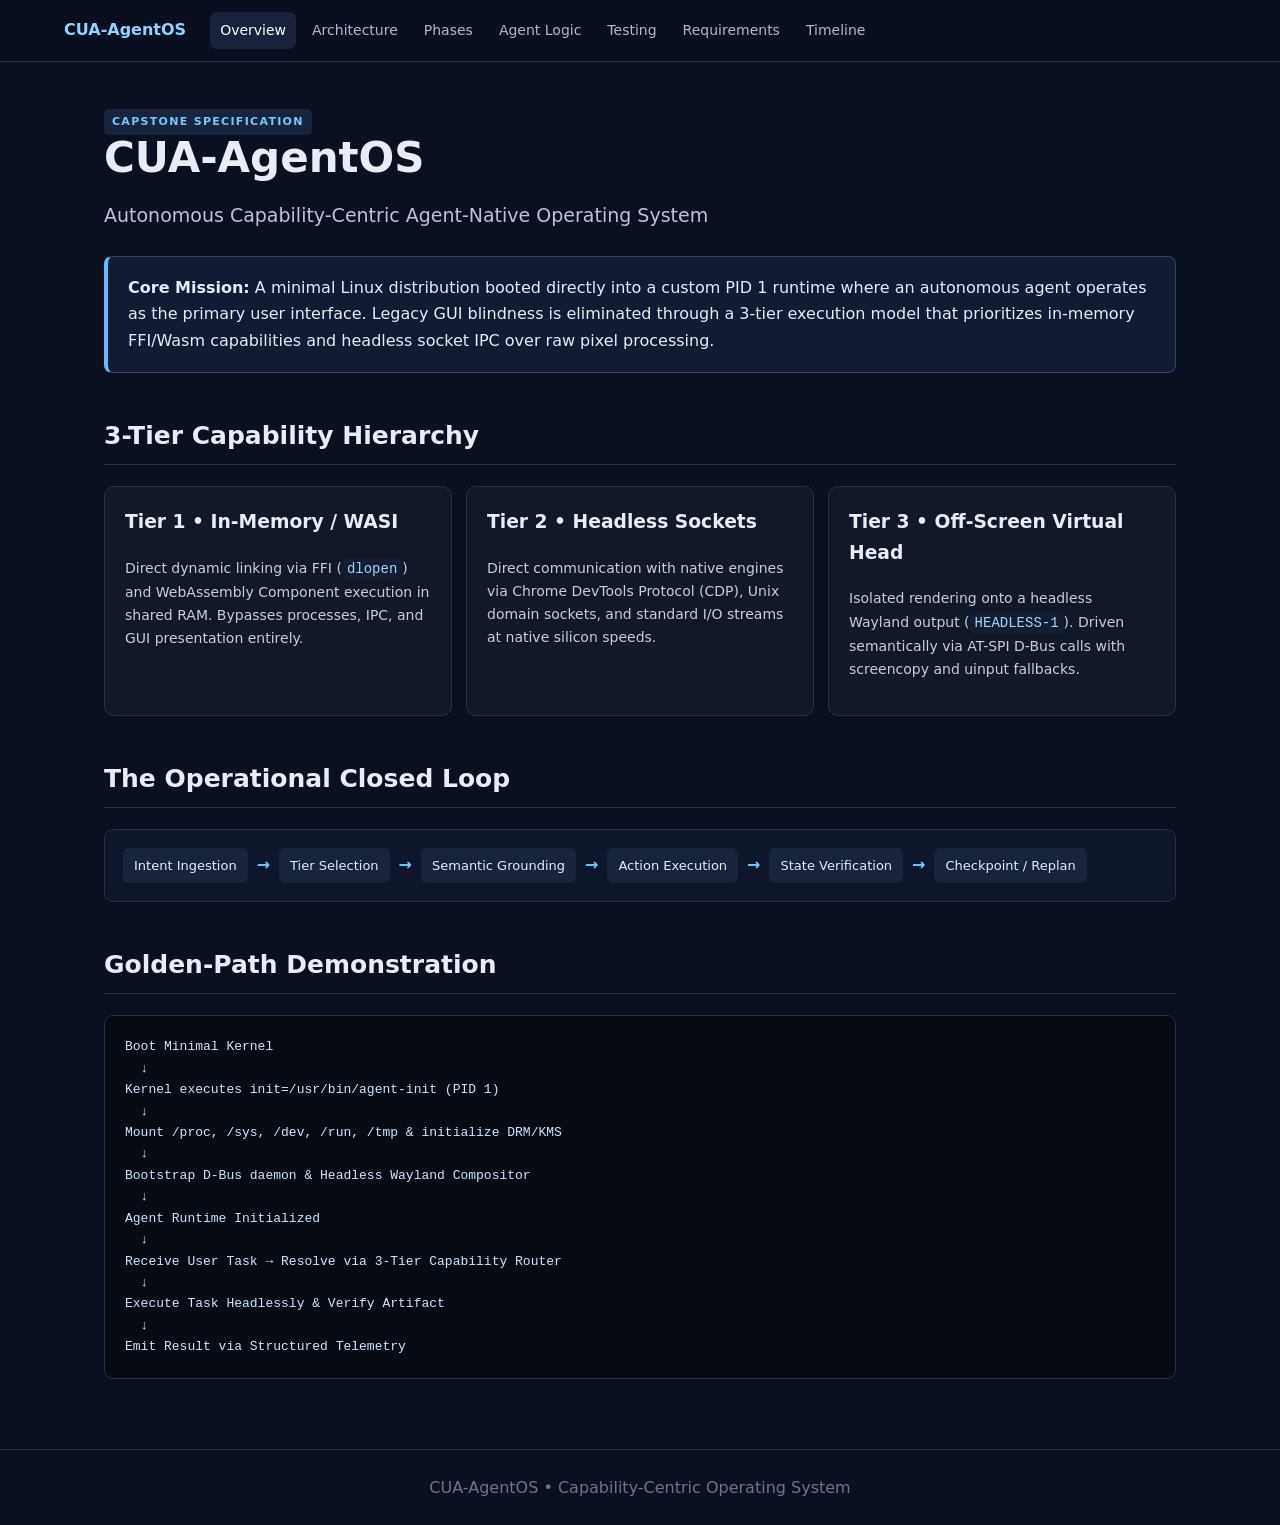
<file: overview/index.html>
<!DOCTYPE html>
<html lang="en">
<head>
<meta charset="UTF-8">
<meta name="viewport" content="width=device-width, initial-scale=1.0">
<title>CUA-AgentOS | Overview</title>
<link rel="stylesheet" href="style.css">
</head>
<body>
<nav>
<div class="brand">CUA-AgentOS</div>
<a class="active" href="index.html">Overview</a>
<a href="architecture.html">Architecture</a>
<a href="phases.html">Phases</a>
<a href="agent.html">Agent Logic</a>
<a href="testing.html">Testing</a>
<a href="requirements.html">Requirements</a>
<a href="timeline.html">Timeline</a>
</nav>

<main>
<section class="hero">
<span class="eyebrow">CAPSTONE SPECIFICATION</span>
<h1>CUA-AgentOS</h1>
<p class="lead">Autonomous Capability-Centric Agent-Native Operating System</p>
<div class="callout">
<strong>Core Mission:</strong> A minimal Linux distribution booted directly into a custom PID 1 runtime where an autonomous agent operates as the primary user interface. Legacy GUI blindness is eliminated through a 3-tier execution model that prioritizes in-memory FFI/Wasm capabilities and headless socket IPC over raw pixel processing.
</div>
</section>

<section>
<h2>3-Tier Capability Hierarchy</h2>
<div class="grid">
<div class="card">
<h3>Tier 1 &bull; In-Memory / WASI</h3>
<p>Direct dynamic linking via FFI (<code>dlopen</code>) and WebAssembly Component execution in shared RAM. Bypasses processes, IPC, and GUI presentation entirely.</p>
</div>
<div class="card">
<h3>Tier 2 &bull; Headless Sockets</h3>
<p>Direct communication with native engines via Chrome DevTools Protocol (CDP), Unix domain sockets, and standard I/O streams at native silicon speeds.</p>
</div>
<div class="card">
<h3>Tier 3 &bull; Off-Screen Virtual Head</h3>
<p>Isolated rendering onto a headless Wayland output (<code>HEADLESS-1</code>). Driven semantically via AT-SPI D-Bus calls with screencopy and uinput fallbacks.</p>
</div>
</div>
</section>

<section>
<h2>The Operational Closed Loop</h2>
<div class="flow">
<span>Intent Ingestion</span><b>&rarr;</b>
<span>Tier Selection</span><b>&rarr;</b>
<span>Semantic Grounding</span><b>&rarr;</b>
<span>Action Execution</span><b>&rarr;</b>
<span>State Verification</span><b>&rarr;</b>
<span>Checkpoint / Replan</span>
</div>
</section>

<section>
<h2>Golden-Path Demonstration</h2>
<div class="codebox">Boot Minimal Kernel
  &darr;
Kernel executes init=/usr/bin/agent-init (PID 1)
  &darr;
Mount /proc, /sys, /dev, /run, /tmp &amp; initialize DRM/KMS
  &darr;
Bootstrap D-Bus daemon &amp; Headless Wayland Compositor
  &darr;
Agent Runtime Initialized
  &darr;
Receive User Task &rarr; Resolve via 3-Tier Capability Router
  &darr;
Execute Task Headlessly &amp; Verify Artifact
  &darr;
Emit Result via Structured Telemetry</div>
</section>
</main>

<footer>CUA-AgentOS &bull; Capability-Centric Operating System</footer>
</body>
</html>
</file>
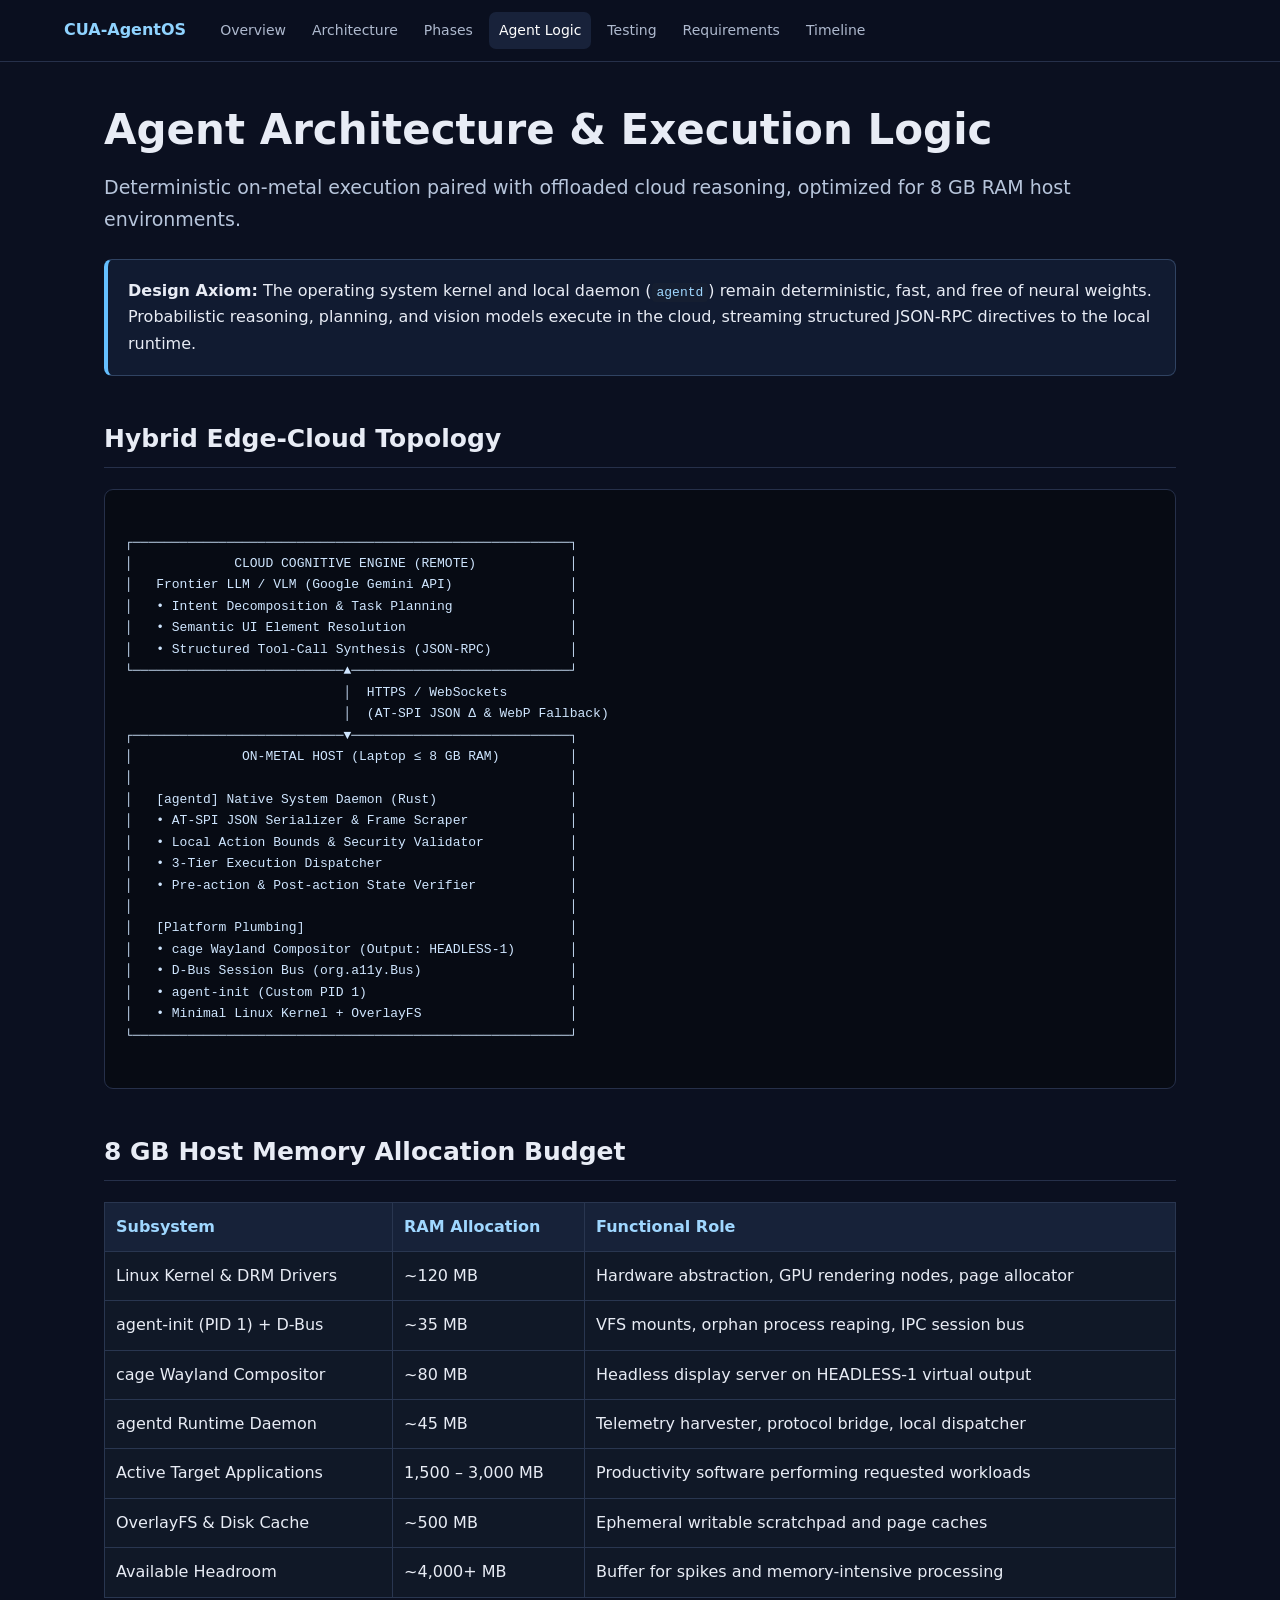
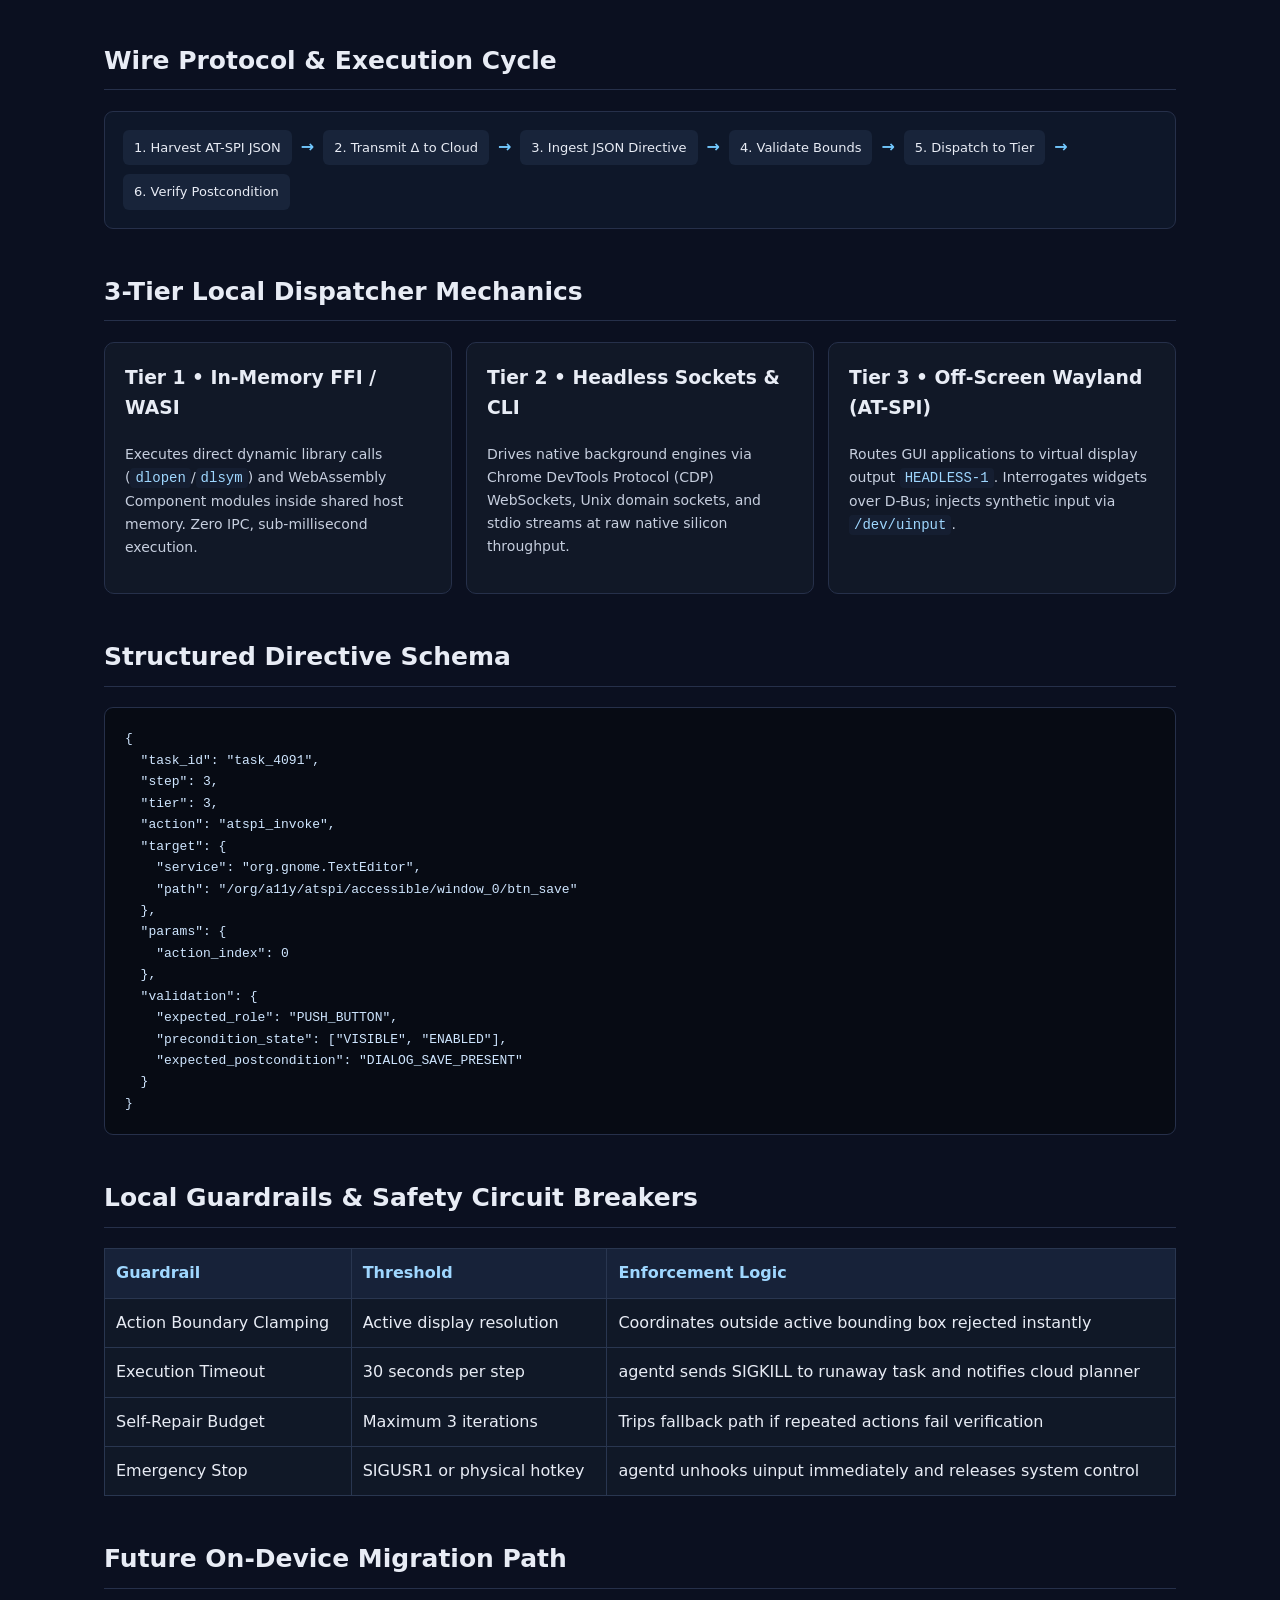
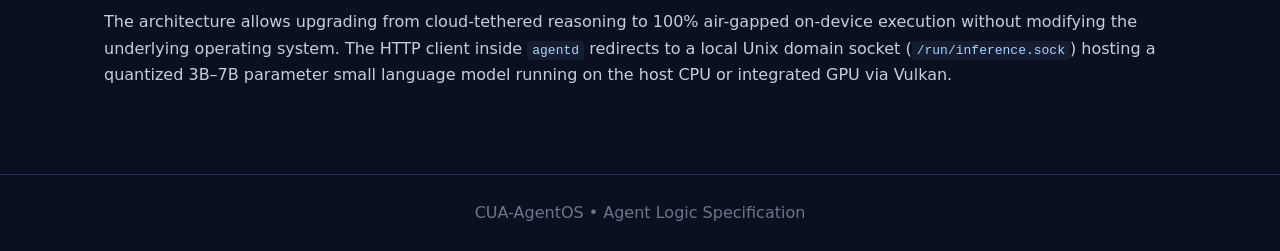
<file: overview/agent.html>
<!DOCTYPE html>
<html lang="en">
<head>
<meta charset="UTF-8">
<meta name="viewport" content="width=device-width, initial-scale=1.0">
<title>Agent Logic &amp; Runtime | CUA-AgentOS</title>
<link rel="stylesheet" href="style.css">
</head>
<body>
<nav>
<div class="brand">CUA-AgentOS</div>
<a href="index.html">Overview</a>
<a href="architecture.html">Architecture</a>
<a href="phases.html">Phases</a>
<a class="active" href="agent.html">Agent Logic</a>
<a href="testing.html">Testing</a>
<a href="requirements.html">Requirements</a>
<a href="timeline.html">Timeline</a>
</nav>

<main>
<h1>Agent Architecture &amp; Execution Logic</h1>
<p class="lead">Deterministic on-metal execution paired with offloaded cloud reasoning, optimized for 8 GB RAM host environments.</p>

<div class="callout">
<strong>Design Axiom:</strong> The operating system kernel and local daemon (<code>agentd</code>) remain deterministic, fast, and free of neural weights. Probabilistic reasoning, planning, and vision models execute in the cloud, streaming structured JSON-RPC directives to the local runtime.
</div>

<h2>Hybrid Edge-Cloud Topology</h2>
<div class="architecture">
<pre>
┌────────────────────────────────────────────────────────┐
│             CLOUD COGNITIVE ENGINE (REMOTE)            │
│   Frontier LLM / VLM (Google Gemini API)               │
│   • Intent Decomposition &amp; Task Planning               │
│   • Semantic UI Element Resolution                     │
│   • Structured Tool-Call Synthesis (JSON-RPC)          │
└───────────────────────────▲────────────────────────────┘
                            │  HTTPS / WebSockets
                            │  (AT-SPI JSON &Delta; &amp; WebP Fallback)
┌───────────────────────────▼────────────────────────────┐
│              ON-METAL HOST (Laptop &le; 8 GB RAM)         │
│                                                        │
│   [agentd] Native System Daemon (Rust)                 │
│   • AT-SPI JSON Serializer &amp; Frame Scraper             │
│   • Local Action Bounds &amp; Security Validator           │
│   • 3-Tier Execution Dispatcher                        │
│   • Pre-action &amp; Post-action State Verifier            │
│                                                        │
│   [Platform Plumbing]                                  │
│   • cage Wayland Compositor (Output: HEADLESS-1)       │
│   • D-Bus Session Bus (org.a11y.Bus)                   │
│   • agent-init (Custom PID 1)                          │
│   • Minimal Linux Kernel + OverlayFS                   │
└────────────────────────────────────────────────────────┘
</pre>
</div>

<h2>8 GB Host Memory Allocation Budget</h2>
<table>
<tr><th>Subsystem</th><th>RAM Allocation</th><th>Functional Role</th></tr>
<tr><td>Linux Kernel &amp; DRM Drivers</td><td>~120 MB</td><td>Hardware abstraction, GPU rendering nodes, page allocator</td></tr>
<tr><td>agent-init (PID 1) + D-Bus</td><td>~35 MB</td><td>VFS mounts, orphan process reaping, IPC session bus</td></tr>
<tr><td>cage Wayland Compositor</td><td>~80 MB</td><td>Headless display server on HEADLESS-1 virtual output</td></tr>
<tr><td>agentd Runtime Daemon</td><td>~45 MB</td><td>Telemetry harvester, protocol bridge, local dispatcher</td></tr>
<tr><td>Active Target Applications</td><td>1,500 &ndash; 3,000 MB</td><td>Productivity software performing requested workloads</td></tr>
<tr><td>OverlayFS &amp; Disk Cache</td><td>~500 MB</td><td>Ephemeral writable scratchpad and page caches</td></tr>
<tr><td>Available Headroom</td><td>~4,000+ MB</td><td>Buffer for spikes and memory-intensive processing</td></tr>
</table>

<h2>Wire Protocol &amp; Execution Cycle</h2>
<div class="flow">
<span>1. Harvest AT-SPI JSON</span><b>&rarr;</b>
<span>2. Transmit &Delta; to Cloud</span><b>&rarr;</b>
<span>3. Ingest JSON Directive</span><b>&rarr;</b>
<span>4. Validate Bounds</span><b>&rarr;</b>
<span>5. Dispatch to Tier</span><b>&rarr;</b>
<span>6. Verify Postcondition</span>
</div>

<h2>3-Tier Local Dispatcher Mechanics</h2>
<div class="grid">
<div class="card">
<h3>Tier 1 &bull; In-Memory FFI / WASI</h3>
<p>Executes direct dynamic library calls (<code>dlopen</code>/<code>dlsym</code>) and WebAssembly Component modules inside shared host memory. Zero IPC, sub-millisecond execution.</p>
</div>
<div class="card">
<h3>Tier 2 &bull; Headless Sockets &amp; CLI</h3>
<p>Drives native background engines via Chrome DevTools Protocol (CDP) WebSockets, Unix domain sockets, and stdio streams at raw native silicon throughput.</p>
</div>
<div class="card">
<h3>Tier 3 &bull; Off-Screen Wayland (AT-SPI)</h3>
<p>Routes GUI applications to virtual display output <code>HEADLESS-1</code>. Interrogates widgets over D-Bus; injects synthetic input via <code>/dev/uinput</code>.</p>
</div>
</div>

<h2>Structured Directive Schema</h2>
<div class="codebox">{
  "task_id": "task_4091",
  "step": 3,
  "tier": 3,
  "action": "atspi_invoke",
  "target": {
    "service": "org.gnome.TextEditor",
    "path": "/org/a11y/atspi/accessible/window_0/btn_save"
  },
  "params": {
    "action_index": 0
  },
  "validation": {
    "expected_role": "PUSH_BUTTON",
    "precondition_state": ["VISIBLE", "ENABLED"],
    "expected_postcondition": "DIALOG_SAVE_PRESENT"
  }
}</div>

<h2>Local Guardrails &amp; Safety Circuit Breakers</h2>
<table>
<tr><th>Guardrail</th><th>Threshold</th><th>Enforcement Logic</th></tr>
<tr><td>Action Boundary Clamping</td><td>Active display resolution</td><td>Coordinates outside active bounding box rejected instantly</td></tr>
<tr><td>Execution Timeout</td><td>30 seconds per step</td><td>agentd sends SIGKILL to runaway task and notifies cloud planner</td></tr>
<tr><td>Self-Repair Budget</td><td>Maximum 3 iterations</td><td>Trips fallback path if repeated actions fail verification</td></tr>
<tr><td>Emergency Stop</td><td>SIGUSR1 or physical hotkey</td><td>agentd unhooks uinput immediately and releases system control</td></tr>
</table>

<h2>Future On-Device Migration Path</h2>
<p>The architecture allows upgrading from cloud-tethered reasoning to 100% air-gapped on-device execution without modifying the underlying operating system. The HTTP client inside <code>agentd</code> redirects to a local Unix domain socket (<code>/run/inference.sock</code>) hosting a quantized 3B&ndash;7B parameter small language model running on the host CPU or integrated GPU via Vulkan.</p>
</main>

<footer>CUA-AgentOS &bull; Agent Logic Specification</footer>
</body>
</html>
</file>
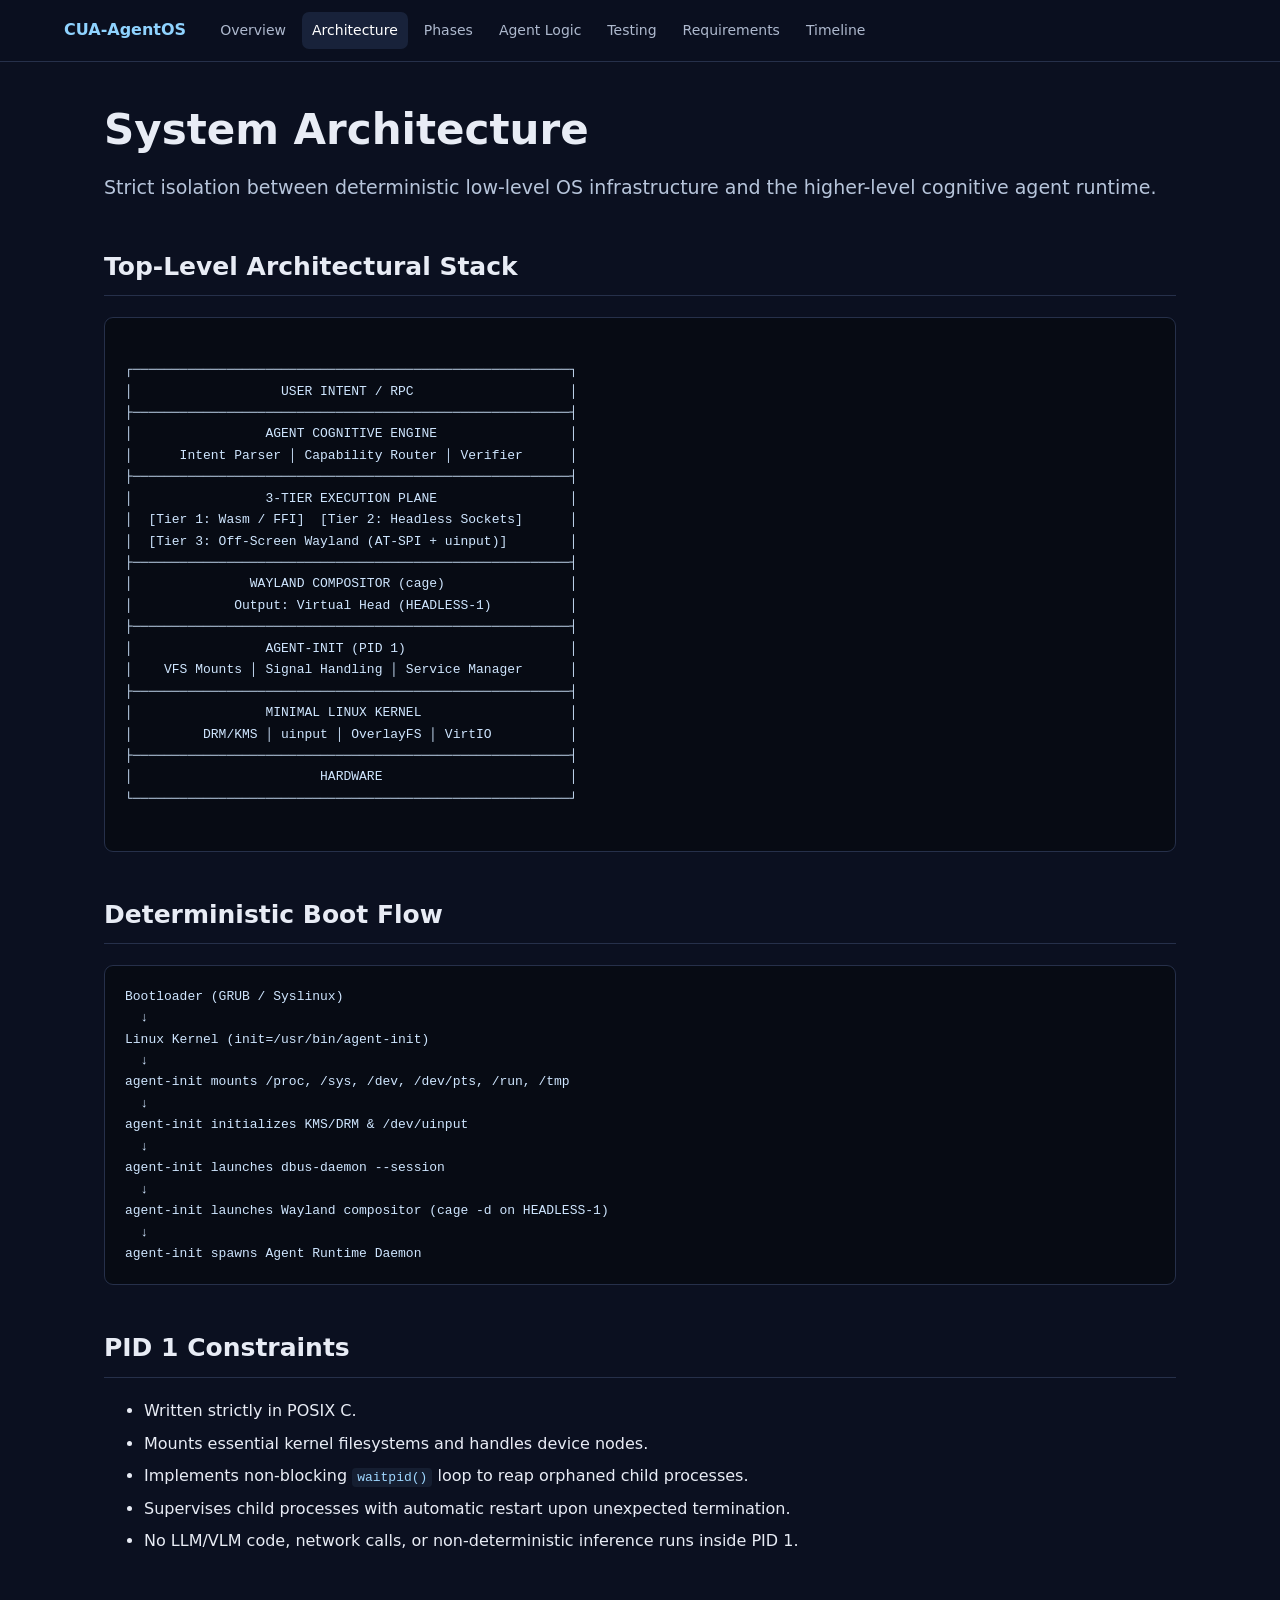
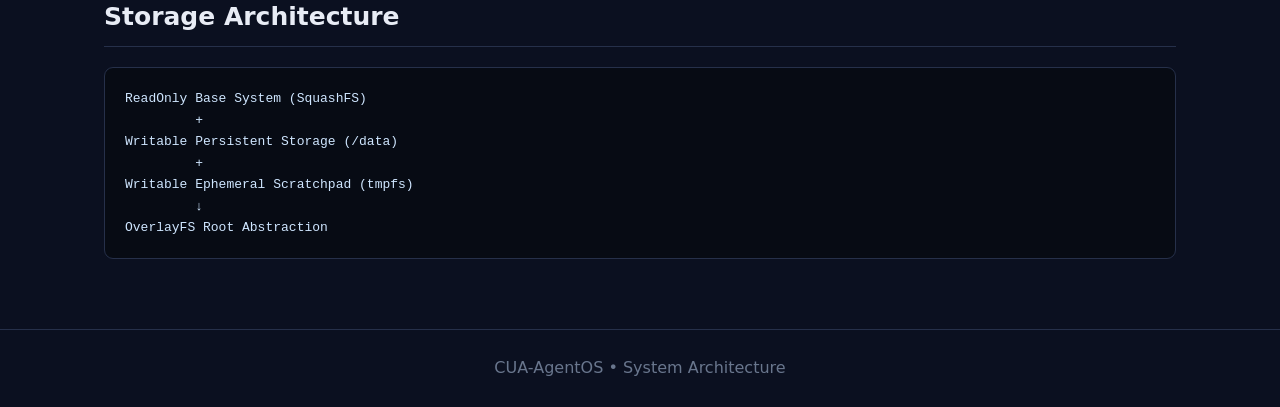
<file: overview/architecture.html>
<!DOCTYPE html>
<html lang="en">
<head>
<meta charset="UTF-8">
<meta name="viewport" content="width=device-width, initial-scale=1.0">
<title>Architecture | CUA-AgentOS</title>
<link rel="stylesheet" href="style.css">
</head>
<body>
<nav>
<div class="brand">CUA-AgentOS</div>
<a href="index.html">Overview</a>
<a class="active" href="architecture.html">Architecture</a>
<a href="phases.html">Phases</a>
<a href="agent.html">Agent Logic</a>
<a href="testing.html">Testing</a>
<a href="requirements.html">Requirements</a>
<a href="timeline.html">Timeline</a>
</nav>

<main>
<h1>System Architecture</h1>
<p class="lead">Strict isolation between deterministic low-level OS infrastructure and the higher-level cognitive agent runtime.</p>

<h2>Top-Level Architectural Stack</h2>
<div class="architecture">
<pre>
┌────────────────────────────────────────────────────────┐
│                   USER INTENT / RPC                    │
├────────────────────────────────────────────────────────┤
│                 AGENT COGNITIVE ENGINE                 │
│      Intent Parser │ Capability Router │ Verifier      │
├────────────────────────────────────────────────────────┤
│                 3-TIER EXECUTION PLANE                 │
│  [Tier 1: Wasm / FFI]  [Tier 2: Headless Sockets]      │
│  [Tier 3: Off-Screen Wayland (AT-SPI + uinput)]        │
├────────────────────────────────────────────────────────┤
│               WAYLAND COMPOSITOR (cage)                │
│             Output: Virtual Head (HEADLESS-1)          │
├────────────────────────────────────────────────────────┤
│                 AGENT-INIT (PID 1)                     │
│    VFS Mounts │ Signal Handling │ Service Manager      │
├────────────────────────────────────────────────────────┤
│                 MINIMAL LINUX KERNEL                   │
│         DRM/KMS │ uinput │ OverlayFS │ VirtIO          │
├────────────────────────────────────────────────────────┤
│                        HARDWARE                        │
└────────────────────────────────────────────────────────┘
</pre>
</div>

<h2>Deterministic Boot Flow</h2>
<div class="codebox">Bootloader (GRUB / Syslinux)
  &darr;
Linux Kernel (init=/usr/bin/agent-init)
  &darr;
agent-init mounts /proc, /sys, /dev, /dev/pts, /run, /tmp
  &darr;
agent-init initializes KMS/DRM &amp; /dev/uinput
  &darr;
agent-init launches dbus-daemon --session
  &darr;
agent-init launches Wayland compositor (cage -d on HEADLESS-1)
  &darr;
agent-init spawns Agent Runtime Daemon</div>

<h2>PID 1 Constraints</h2>
<ul>
<li>Written strictly in POSIX C.</li>
<li>Mounts essential kernel filesystems and handles device nodes.</li>
<li>Implements non-blocking <code>waitpid()</code> loop to reap orphaned child processes.</li>
<li>Supervises child processes with automatic restart upon unexpected termination.</li>
<li>No LLM/VLM code, network calls, or non-deterministic inference runs inside PID 1.</li>
</ul>

<h2>Storage Architecture</h2>
<div class="codebox">ReadOnly Base System (SquashFS)
         +
Writable Persistent Storage (/data)
         +
Writable Ephemeral Scratchpad (tmpfs)
         &darr;
OverlayFS Root Abstraction</div>
</main>

<footer>CUA-AgentOS &bull; System Architecture</footer>
</body>
</html>
</file>
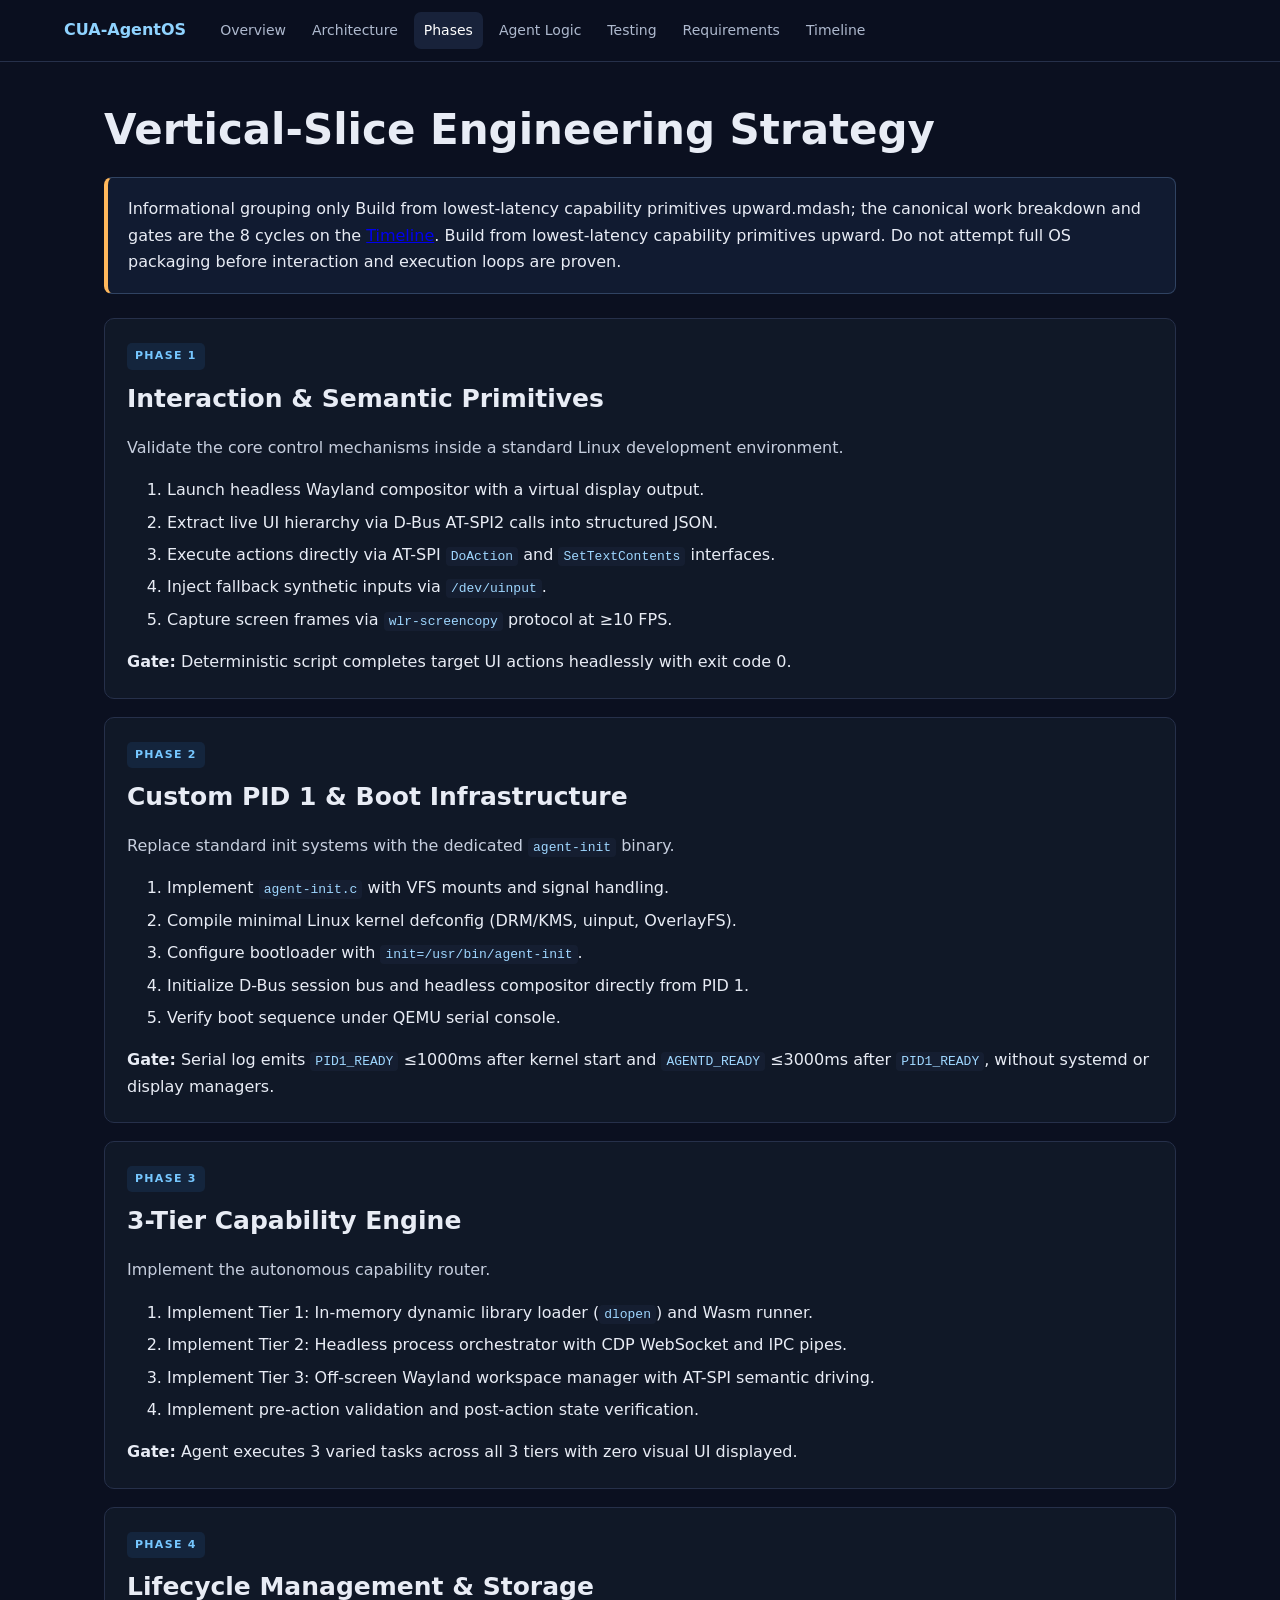
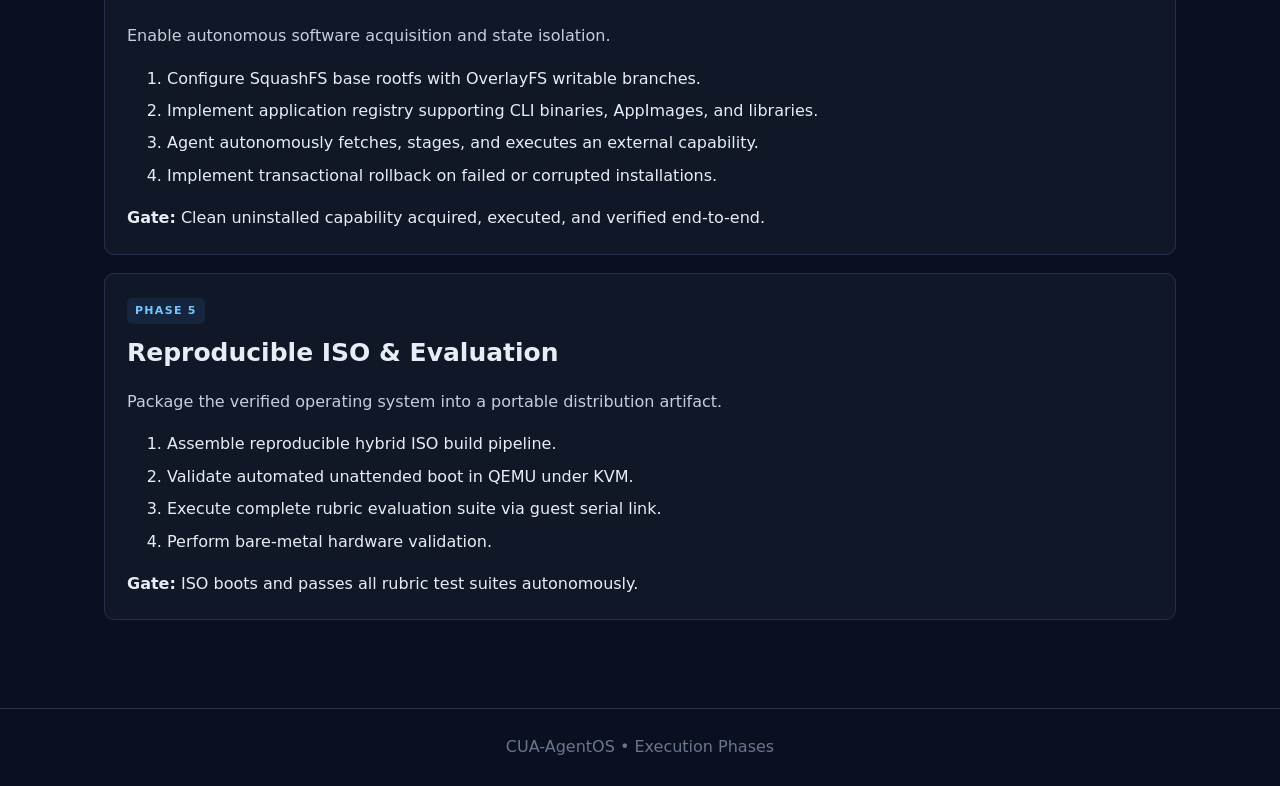
<file: overview/phases.html>
<!DOCTYPE html>
<html lang="en">
<head>
<meta charset="UTF-8">
<meta name="viewport" content="width=device-width, initial-scale=1.0">
<title>Execution Phases | CUA-AgentOS</title>
<link rel="stylesheet" href="style.css">
</head>
<body>
<nav>
<div class="brand">CUA-AgentOS</div>
<a href="index.html">Overview</a>
<a href="architecture.html">Architecture</a>
<a class="active" href="phases.html">Phases</a>
<a href="agent.html">Agent Logic</a>
<a href="testing.html">Testing</a>
<a href="requirements.html">Requirements</a>
<a href="timeline.html">Timeline</a>
</nav>

<main>
<h1>Vertical-Slice Engineering Strategy</h1>
<div class="warning">
Informational grouping only Build from lowest-latency capability primitives upward.mdash; the canonical work breakdown and gates are the 8 cycles on the <a href="timeline.html">Timeline</a>. Build from lowest-latency capability primitives upward. Do not attempt full OS packaging before interaction and execution loops are proven.
</div>

<section class="phase">
<span class="tag">PHASE 1</span>
<h2>Interaction &amp; Semantic Primitives</h2>
<p>Validate the core control mechanisms inside a standard Linux development environment.</p>
<ol>
<li>Launch headless Wayland compositor with a virtual display output.</li>
<li>Extract live UI hierarchy via D-Bus AT-SPI2 calls into structured JSON.</li>
<li>Execute actions directly via AT-SPI <code>DoAction</code> and <code>SetTextContents</code> interfaces.</li>
<li>Inject fallback synthetic inputs via <code>/dev/uinput</code>.</li>
<li>Capture screen frames via <code>wlr-screencopy</code> protocol at &ge;10 FPS.</li>
</ol>
<strong>Gate:</strong> Deterministic script completes target UI actions headlessly with exit code 0.
</section>

<section class="phase">
<span class="tag">PHASE 2</span>
<h2>Custom PID 1 &amp; Boot Infrastructure</h2>
<p>Replace standard init systems with the dedicated <code>agent-init</code> binary.</p>
<ol>
<li>Implement <code>agent-init.c</code> with VFS mounts and signal handling.</li>
<li>Compile minimal Linux kernel defconfig (DRM/KMS, uinput, OverlayFS).</li>
<li>Configure bootloader with <code>init=/usr/bin/agent-init</code>.</li>
<li>Initialize D-Bus session bus and headless compositor directly from PID 1.</li>
<li>Verify boot sequence under QEMU serial console.</li>
</ol>
<strong>Gate:</strong> Serial log emits <code>PID1_READY</code> &le;1000ms after kernel start and <code>AGENTD_READY</code> &le;3000ms after <code>PID1_READY</code>, without systemd or display managers.
</section>

<section class="phase">
<span class="tag">PHASE 3</span>
<h2>3-Tier Capability Engine</h2>
<p>Implement the autonomous capability router.</p>
<ol>
<li>Implement Tier 1: In-memory dynamic library loader (<code>dlopen</code>) and Wasm runner.</li>
<li>Implement Tier 2: Headless process orchestrator with CDP WebSocket and IPC pipes.</li>
<li>Implement Tier 3: Off-screen Wayland workspace manager with AT-SPI semantic driving.</li>
<li>Implement pre-action validation and post-action state verification.</li>
</ol>
<strong>Gate:</strong> Agent executes 3 varied tasks across all 3 tiers with zero visual UI displayed.
</section>

<section class="phase">
<span class="tag">PHASE 4</span>
<h2>Lifecycle Management &amp; Storage</h2>
<p>Enable autonomous software acquisition and state isolation.</p>
<ol>
<li>Configure SquashFS base rootfs with OverlayFS writable branches.</li>
<li>Implement application registry supporting CLI binaries, AppImages, and libraries.</li>
<li>Agent autonomously fetches, stages, and executes an external capability.</li>
<li>Implement transactional rollback on failed or corrupted installations.</li>
</ol>
<strong>Gate:</strong> Clean uninstalled capability acquired, executed, and verified end-to-end.
</section>

<section class="phase">
<span class="tag">PHASE 5</span>
<h2>Reproducible ISO &amp; Evaluation</h2>
<p>Package the verified operating system into a portable distribution artifact.</p>
<ol>
<li>Assemble reproducible hybrid ISO build pipeline.</li>
<li>Validate automated unattended boot in QEMU under KVM.</li>
<li>Execute complete rubric evaluation suite via guest serial link.</li>
<li>Perform bare-metal hardware validation.</li>
</ol>
<strong>Gate:</strong> ISO boots and passes all rubric test suites autonomously.
</section>
</main>

<footer>CUA-AgentOS &bull; Execution Phases</footer>
</body>
</html>
</file>
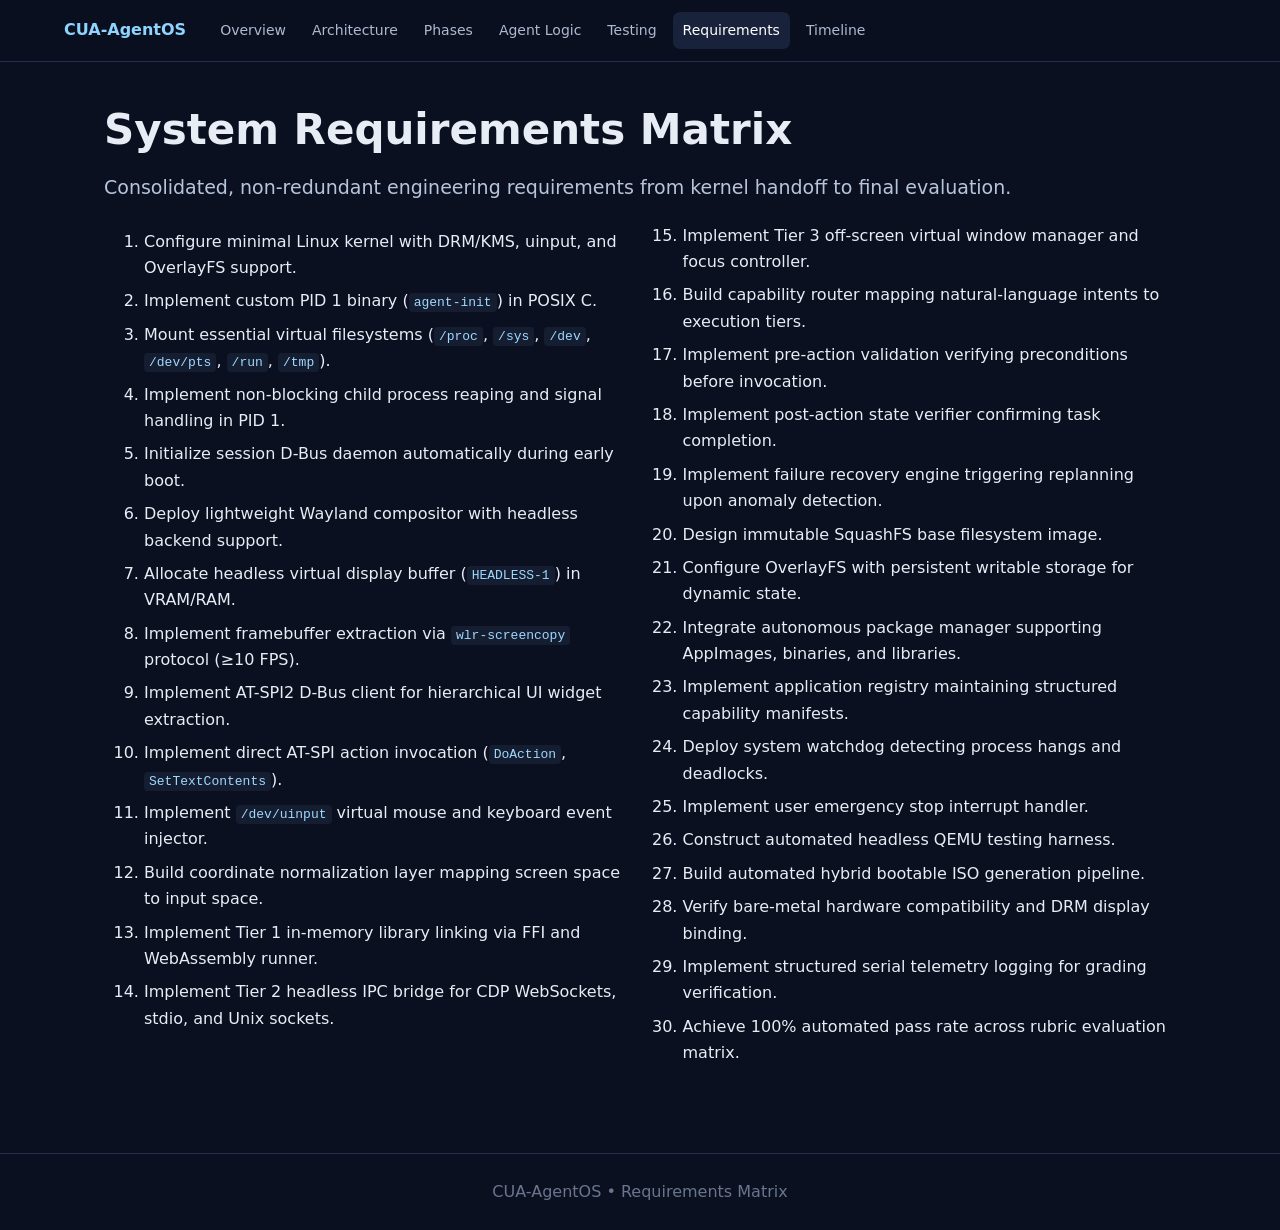
<file: overview/requirements.html>
<!DOCTYPE html>
<html lang="en">
<head>
<meta charset="UTF-8">
<meta name="viewport" content="width=device-width, initial-scale=1.0">
<title>Requirements | CUA-AgentOS</title>
<link rel="stylesheet" href="style.css">
</head>
<body>
<nav>
<div class="brand">CUA-AgentOS</div>
<a href="index.html">Overview</a>
<a href="architecture.html">Architecture</a>
<a href="phases.html">Phases</a>
<a href="agent.html">Agent Logic</a>
<a href="testing.html">Testing</a>
<a class="active" href="requirements.html">Requirements</a>
<a href="timeline.html">Timeline</a>
</nav>

<main>
<h1>System Requirements Matrix</h1>
<p class="lead">Consolidated, non-redundant engineering requirements from kernel handoff to final evaluation.</p>

<ol class="requirements">
<li>Configure minimal Linux kernel with DRM/KMS, uinput, and OverlayFS support.</li>
<li>Implement custom PID 1 binary (<code>agent-init</code>) in POSIX C.</li>
<li>Mount essential virtual filesystems (<code>/proc</code>, <code>/sys</code>, <code>/dev</code>, <code>/dev/pts</code>, <code>/run</code>, <code>/tmp</code>).</li>
<li>Implement non-blocking child process reaping and signal handling in PID 1.</li>
<li>Initialize session D-Bus daemon automatically during early boot.</li>
<li>Deploy lightweight Wayland compositor with headless backend support.</li>
<li>Allocate headless virtual display buffer (<code>HEADLESS-1</code>) in VRAM/RAM.</li>
<li>Implement framebuffer extraction via <code>wlr-screencopy</code> protocol (&ge;10 FPS).</li>
<li>Implement AT-SPI2 D-Bus client for hierarchical UI widget extraction.</li>
<li>Implement direct AT-SPI action invocation (<code>DoAction</code>, <code>SetTextContents</code>).</li>
<li>Implement <code>/dev/uinput</code> virtual mouse and keyboard event injector.</li>
<li>Build coordinate normalization layer mapping screen space to input space.</li>
<li>Implement Tier 1 in-memory library linking via FFI and WebAssembly runner.</li>
<li>Implement Tier 2 headless IPC bridge for CDP WebSockets, stdio, and Unix sockets.</li>
<li>Implement Tier 3 off-screen virtual window manager and focus controller.</li>
<li>Build capability router mapping natural-language intents to execution tiers.</li>
<li>Implement pre-action validation verifying preconditions before invocation.</li>
<li>Implement post-action state verifier confirming task completion.</li>
<li>Implement failure recovery engine triggering replanning upon anomaly detection.</li>
<li>Design immutable SquashFS base filesystem image.</li>
<li>Configure OverlayFS with persistent writable storage for dynamic state.</li>
<li>Integrate autonomous package manager supporting AppImages, binaries, and libraries.</li>
<li>Implement application registry maintaining structured capability manifests.</li>
<li>Deploy system watchdog detecting process hangs and deadlocks.</li>
<li>Implement user emergency stop interrupt handler.</li>
<li>Construct automated headless QEMU testing harness.</li>
<li>Build automated hybrid bootable ISO generation pipeline.</li>
<li>Verify bare-metal hardware compatibility and DRM display binding.</li>
<li>Implement structured serial telemetry logging for grading verification.</li>
<li>Achieve 100% automated pass rate across rubric evaluation matrix.</li>
</ol>
</main>

<footer>CUA-AgentOS &bull; Requirements Matrix</footer>
</body>
</html>
</file>
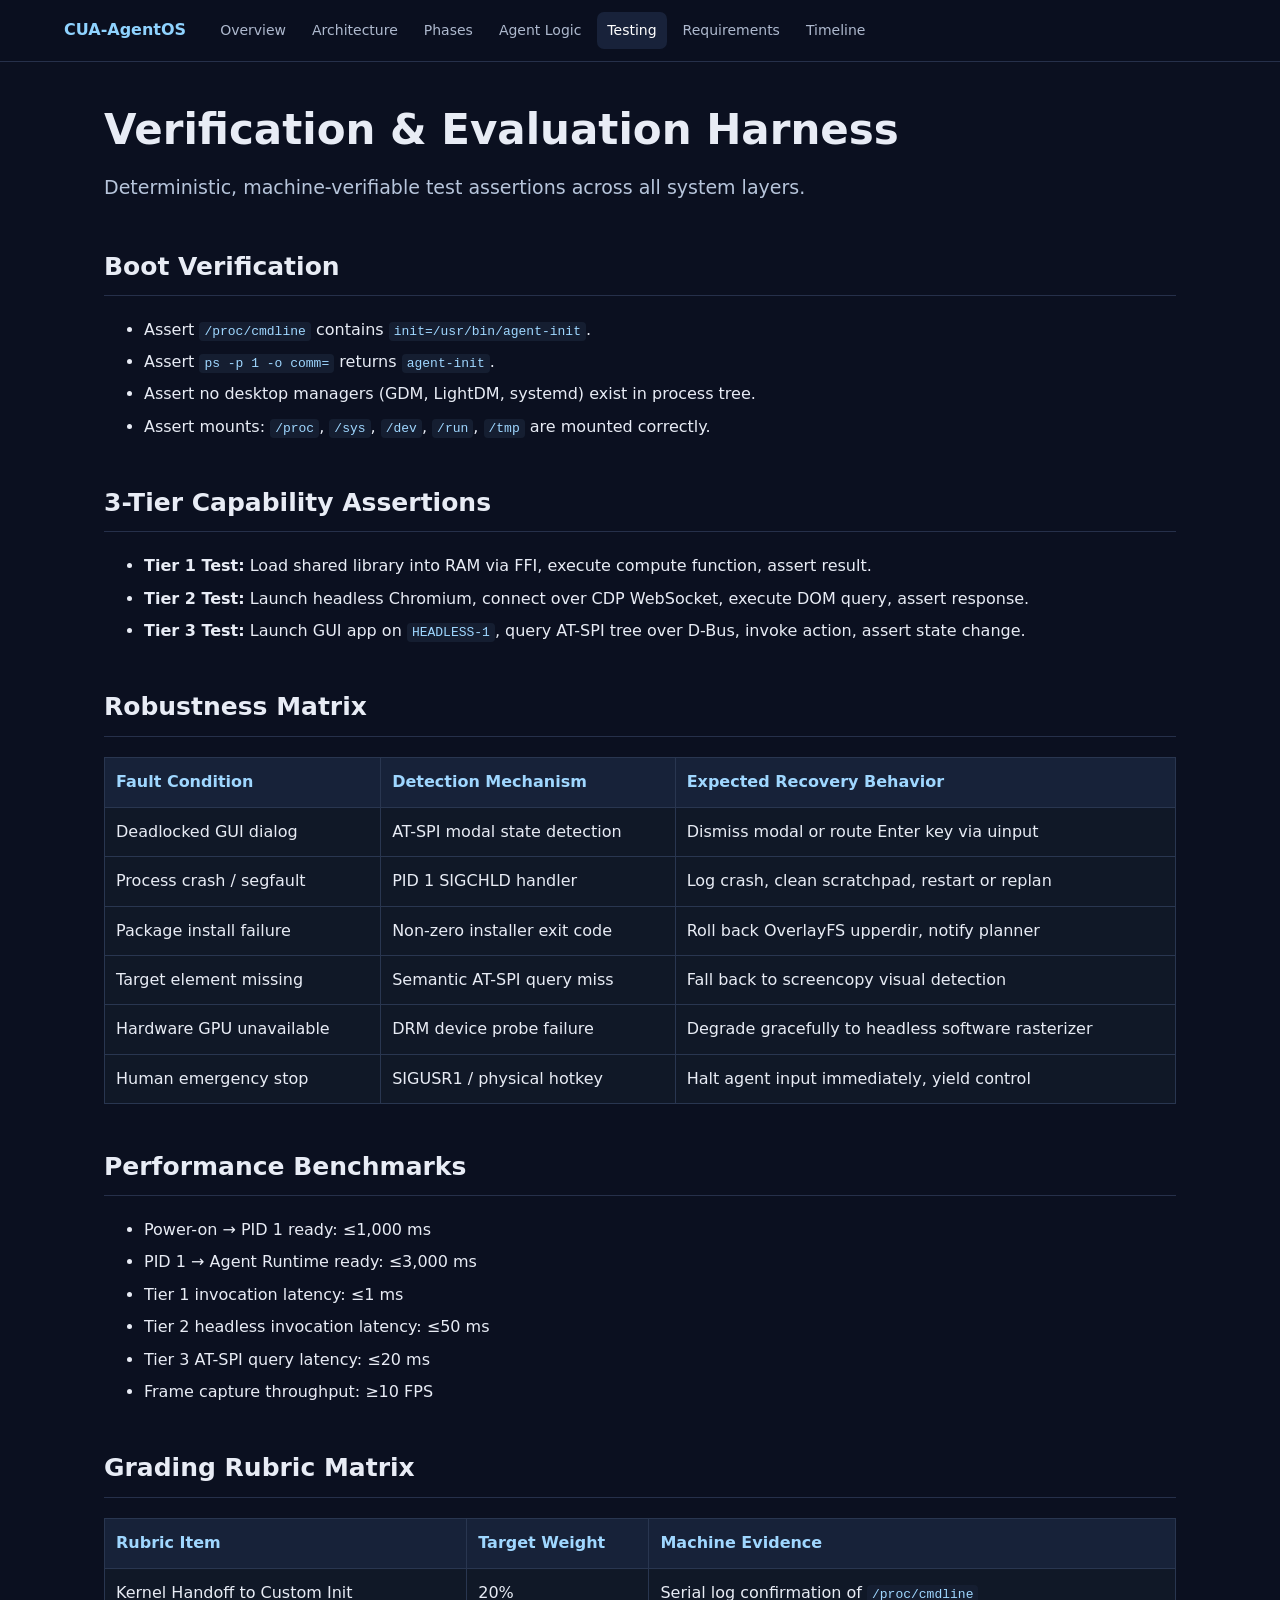
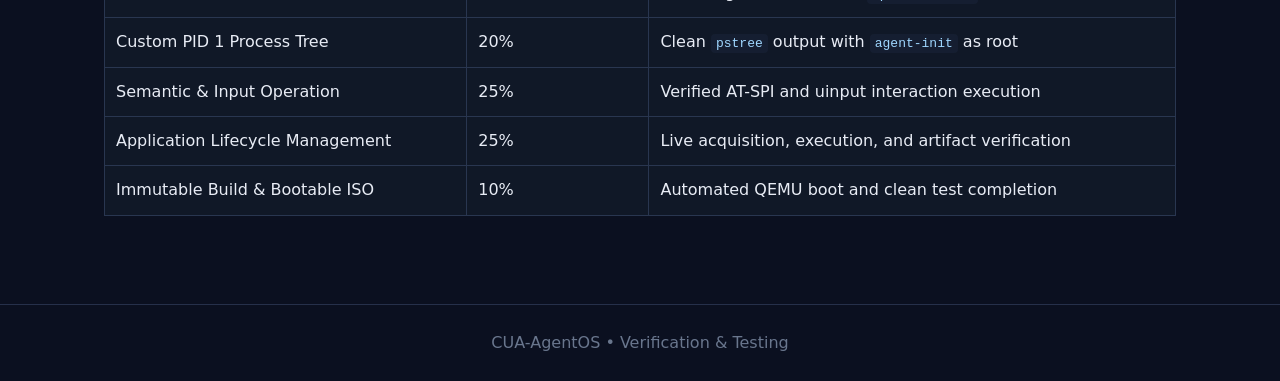
<file: overview/testing.html>
<!DOCTYPE html>
<html lang="en">
<head>
<meta charset="UTF-8">
<meta name="viewport" content="width=device-width, initial-scale=1.0">
<title>Testing | CUA-AgentOS</title>
<link rel="stylesheet" href="style.css">
</head>
<body>
<nav>
<div class="brand">CUA-AgentOS</div>
<a href="index.html">Overview</a>
<a href="architecture.html">Architecture</a>
<a href="phases.html">Phases</a>
<a href="agent.html">Agent Logic</a>
<a class="active" href="testing.html">Testing</a>
<a href="requirements.html">Requirements</a>
<a href="timeline.html">Timeline</a>
</nav>

<main>
<h1>Verification &amp; Evaluation Harness</h1>
<p class="lead">Deterministic, machine-verifiable test assertions across all system layers.</p>

<h2>Boot Verification</h2>
<ul>
<li>Assert <code>/proc/cmdline</code> contains <code>init=/usr/bin/agent-init</code>.</li>
<li>Assert <code>ps -p 1 -o comm=</code> returns <code>agent-init</code>.</li>
<li>Assert no desktop managers (GDM, LightDM, systemd) exist in process tree.</li>
<li>Assert mounts: <code>/proc</code>, <code>/sys</code>, <code>/dev</code>, <code>/run</code>, <code>/tmp</code> are mounted correctly.</li>
</ul>

<h2>3-Tier Capability Assertions</h2>
<ul>
<li><strong>Tier 1 Test:</strong> Load shared library into RAM via FFI, execute compute function, assert result.</li>
<li><strong>Tier 2 Test:</strong> Launch headless Chromium, connect over CDP WebSocket, execute DOM query, assert response.</li>
<li><strong>Tier 3 Test:</strong> Launch GUI app on <code>HEADLESS-1</code>, query AT-SPI tree over D-Bus, invoke action, assert state change.</li>
</ul>

<h2>Robustness Matrix</h2>
<table>
<tr><th>Fault Condition</th><th>Detection Mechanism</th><th>Expected Recovery Behavior</th></tr>
<tr><td>Deadlocked GUI dialog</td><td>AT-SPI modal state detection</td><td>Dismiss modal or route Enter key via uinput</td></tr>
<tr><td>Process crash / segfault</td><td>PID 1 SIGCHLD handler</td><td>Log crash, clean scratchpad, restart or replan</td></tr>
<tr><td>Package install failure</td><td>Non-zero installer exit code</td><td>Roll back OverlayFS upperdir, notify planner</td></tr>
<tr><td>Target element missing</td><td>Semantic AT-SPI query miss</td><td>Fall back to screencopy visual detection</td></tr>
<tr><td>Hardware GPU unavailable</td><td>DRM device probe failure</td><td>Degrade gracefully to headless software rasterizer</td></tr>
<tr><td>Human emergency stop</td><td>SIGUSR1 / physical hotkey</td><td>Halt agent input immediately, yield control</td></tr>
</table>

<h2>Performance Benchmarks</h2>
<ul>
<li>Power-on &rarr; PID 1 ready: &le;1,000 ms</li>
<li>PID 1 &rarr; Agent Runtime ready: &le;3,000 ms</li>
<li>Tier 1 invocation latency: &le;1 ms</li>
<li>Tier 2 headless invocation latency: &le;50 ms</li>
<li>Tier 3 AT-SPI query latency: &le;20 ms</li>
<li>Frame capture throughput: &ge;10 FPS</li>
</ul>

<h2>Grading Rubric Matrix</h2>
<table>
<tr><th>Rubric Item</th><th>Target Weight</th><th>Machine Evidence</th></tr>
<tr><td>Kernel Handoff to Custom Init</td><td>20%</td><td>Serial log confirmation of <code>/proc/cmdline</code></td></tr>
<tr><td>Custom PID 1 Process Tree</td><td>20%</td><td>Clean <code>pstree</code> output with <code>agent-init</code> as root</td></tr>
<tr><td>Semantic &amp; Input Operation</td><td>25%</td><td>Verified AT-SPI and uinput interaction execution</td></tr>
<tr><td>Application Lifecycle Management</td><td>25%</td><td>Live acquisition, execution, and artifact verification</td></tr>
<tr><td>Immutable Build &amp; Bootable ISO</td><td>10%</td><td>Automated QEMU boot and clean test completion</td></tr>
</table>
</main>

<footer>CUA-AgentOS &bull; Verification &amp; Testing</footer>
</body>
</html>
</file>
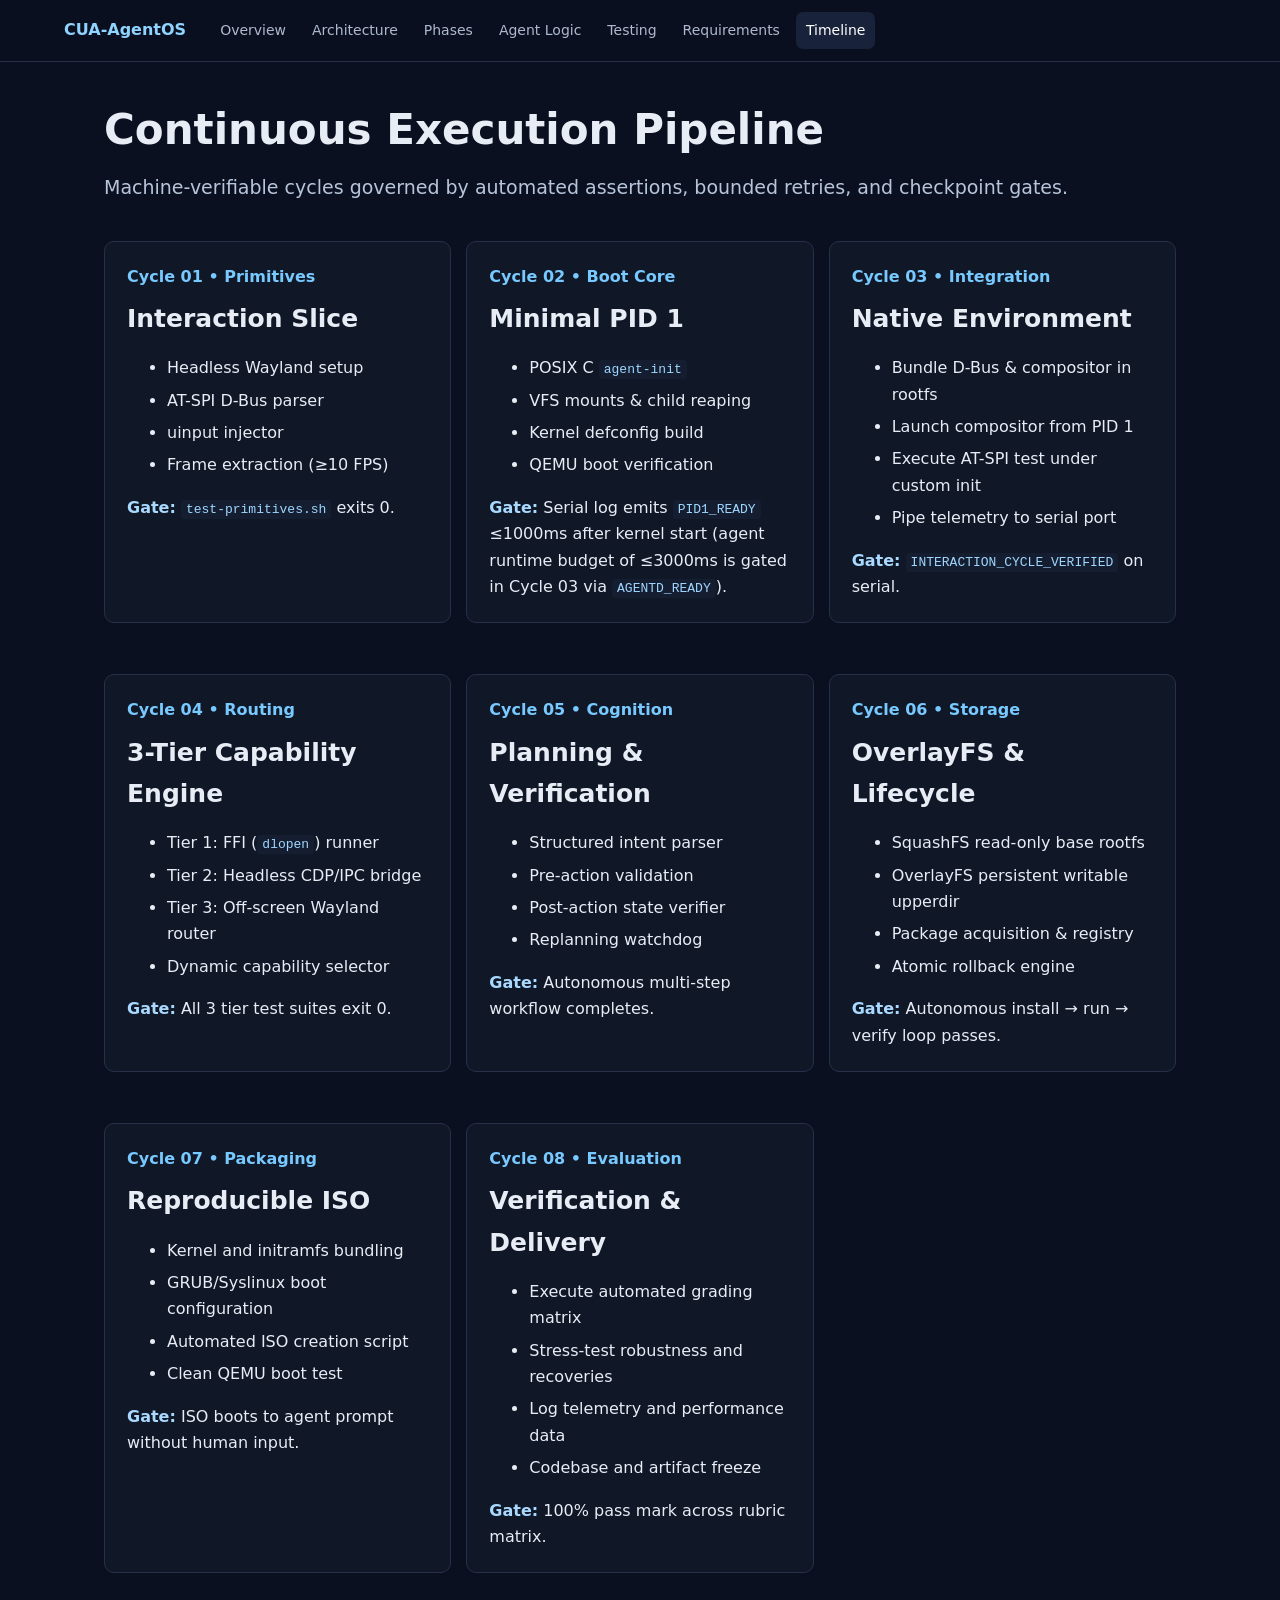
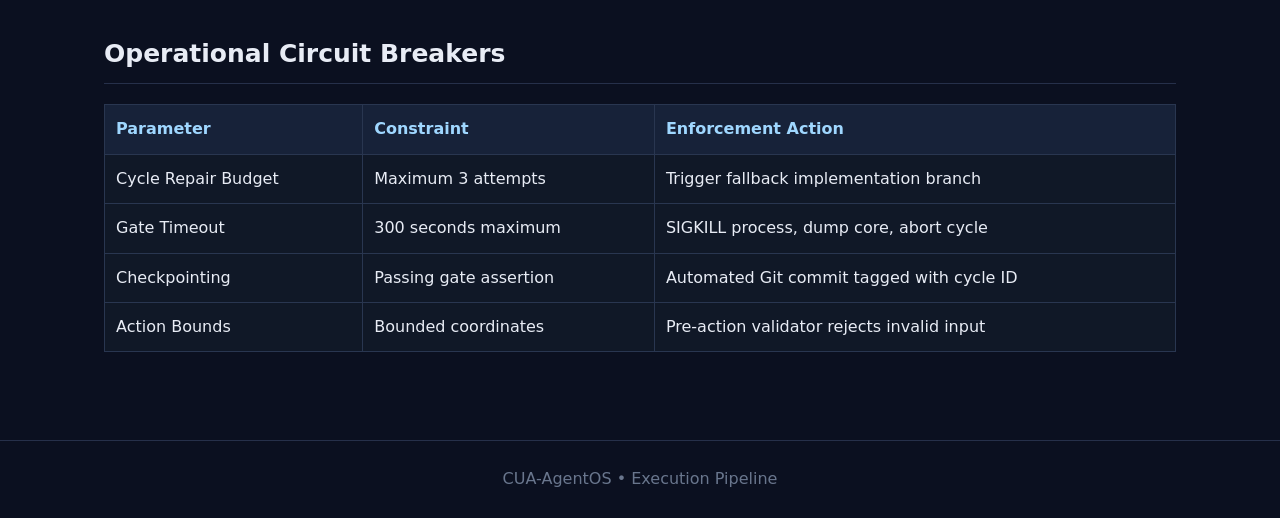
<file: overview/timeline.html>
<!DOCTYPE html>
<html lang="en">
<head>
<meta charset="UTF-8">
<meta name="viewport" content="width=device-width, initial-scale=1.0">
<title>Timeline | CUA-AgentOS</title>
<link rel="stylesheet" href="style.css">
</head>
<body>
<nav>
<div class="brand">CUA-AgentOS</div>
<a href="index.html">Overview</a>
<a href="architecture.html">Architecture</a>
<a href="phases.html">Phases</a>
<a href="agent.html">Agent Logic</a>
<a href="testing.html">Testing</a>
<a href="requirements.html">Requirements</a>
<a class="active" href="timeline.html">Timeline</a>
</nav>

<main>
<h1>Continuous Execution Pipeline</h1>
<p class="lead">Machine-verifiable cycles governed by automated assertions, bounded retries, and checkpoint gates.</p>

<div class="timeline">
<div class="week">
<span>Cycle 01 &bull; Primitives</span>
<h2>Interaction Slice</h2>
<ul>
<li>Headless Wayland setup</li>
<li>AT-SPI D-Bus parser</li>
<li>uinput injector</li>
<li>Frame extraction (&ge;10 FPS)</li>
</ul>
<strong>Gate:</strong> <code>test-primitives.sh</code> exits 0.
</div>

<div class="week">
<span>Cycle 02 &bull; Boot Core</span>
<h2>Minimal PID 1</h2>
<ul>
<li>POSIX C <code>agent-init</code></li>
<li>VFS mounts &amp; child reaping</li>
<li>Kernel defconfig build</li>
<li>QEMU boot verification</li>
</ul>
<strong>Gate:</strong> Serial log emits <code>PID1_READY</code> &le;1000ms after kernel start (agent runtime budget of &le;3000ms is gated in Cycle 03 via <code>AGENTD_READY</code>).
</div>

<div class="week">
<span>Cycle 03 &bull; Integration</span>
<h2>Native Environment</h2>
<ul>
<li>Bundle D-Bus &amp; compositor in rootfs</li>
<li>Launch compositor from PID 1</li>
<li>Execute AT-SPI test under custom init</li>
<li>Pipe telemetry to serial port</li>
</ul>
<strong>Gate:</strong> <code>INTERACTION_CYCLE_VERIFIED</code> on serial.
</div>

<div class="week">
<span>Cycle 04 &bull; Routing</span>
<h2>3-Tier Capability Engine</h2>
<ul>
<li>Tier 1: FFI (<code>dlopen</code>) runner</li>
<li>Tier 2: Headless CDP/IPC bridge</li>
<li>Tier 3: Off-screen Wayland router</li>
<li>Dynamic capability selector</li>
</ul>
<strong>Gate:</strong> All 3 tier test suites exit 0.
</div>

<div class="week">
<span>Cycle 05 &bull; Cognition</span>
<h2>Planning &amp; Verification</h2>
<ul>
<li>Structured intent parser</li>
<li>Pre-action validation</li>
<li>Post-action state verifier</li>
<li>Replanning watchdog</li>
</ul>
<strong>Gate:</strong> Autonomous multi-step workflow completes.
</div>

<div class="week">
<span>Cycle 06 &bull; Storage</span>
<h2>OverlayFS &amp; Lifecycle</h2>
<ul>
<li>SquashFS read-only base rootfs</li>
<li>OverlayFS persistent writable upperdir</li>
<li>Package acquisition &amp; registry</li>
<li>Atomic rollback engine</li>
</ul>
<strong>Gate:</strong> Autonomous install &rarr; run &rarr; verify loop passes.
</div>

<div class="week">
<span>Cycle 07 &bull; Packaging</span>
<h2>Reproducible ISO</h2>
<ul>
<li>Kernel and initramfs bundling</li>
<li>GRUB/Syslinux boot configuration</li>
<li>Automated ISO creation script</li>
<li>Clean QEMU boot test</li>
</ul>
<strong>Gate:</strong> ISO boots to agent prompt without human input.
</div>

<div class="week">
<span>Cycle 08 &bull; Evaluation</span>
<h2>Verification &amp; Delivery</h2>
<ul>
<li>Execute automated grading matrix</li>
<li>Stress-test robustness and recoveries</li>
<li>Log telemetry and performance data</li>
<li>Codebase and artifact freeze</li>
</ul>
<strong>Gate:</strong> 100% pass mark across rubric matrix.
</div>
</div>

<h2>Operational Circuit Breakers</h2>
<table>
<tr><th>Parameter</th><th>Constraint</th><th>Enforcement Action</th></tr>
<tr><td>Cycle Repair Budget</td><td>Maximum 3 attempts</td><td>Trigger fallback implementation branch</td></tr>
<tr><td>Gate Timeout</td><td>300 seconds maximum</td><td>SIGKILL process, dump core, abort cycle</td></tr>
<tr><td>Checkpointing</td><td>Passing gate assertion</td><td>Automated Git commit tagged with cycle ID</td></tr>
<tr><td>Action Bounds</td><td>Bounded coordinates</td><td>Pre-action validator rejects invalid input</td></tr>
</table>
</main>

<footer>CUA-AgentOS &bull; Execution Pipeline</footer>
</body>
</html>
</file>
<file: overview/style.css>
*{box-sizing:border-box}
html{scroll-behavior:smooth}
body{margin:0;background:#0b1020;color:#e8ecf5;font-family:Inter,ui-sans-serif,system-ui,-apple-system,BlinkMacSystemFont,"Segoe UI",sans-serif;line-height:1.65}
nav{position:sticky;top:0;z-index:10;display:flex;gap:6px;align-items:center;padding:12px 5%;background:rgba(11,16,32,.96);border-bottom:1px solid #26304a;backdrop-filter:blur(10px);flex-wrap:wrap}
.brand{font-weight:800;color:#8fd3ff;margin-right:18px}
nav a{color:#aeb9ce;text-decoration:none;padding:7px 10px;border-radius:7px;font-size:14px}
nav a:hover,nav a.active{background:#18223a;color:#fff}
main{max-width:1120px;margin:0 auto;padding:45px 24px 70px}
h1{font-size:42px;line-height:1.1;margin:0 0 12px}
h2{font-size:25px;margin-top:42px;border-bottom:1px solid #26304a;padding-bottom:8px}
h3{margin-top:0}
p{color:#c6cede}
.lead{font-size:19px;color:#b7c5db}
.eyebrow,.tag{display:inline-block;font-size:11px;font-weight:800;letter-spacing:1.3px;color:#76c7ff;background:#14253d;padding:4px 8px;border-radius:5px}
.callout,.warning{background:#111b31;border:1px solid #304362;border-left:4px solid #65bfff;padding:18px 20px;border-radius:8px;margin:24px 0}
.warning{border-left-color:#ffb85c}
.grid{display:grid;grid-template-columns:repeat(auto-fit,minmax(250px,1fr));gap:14px;margin-top:20px}
.card{display:block;background:#111827;border:1px solid #26304a;border-radius:10px;padding:20px;color:#e8ecf5;text-decoration:none}
.card p{font-size:14px}
.flow{display:flex;flex-wrap:wrap;gap:9px;align-items:center;background:#0e1729;border:1px solid #26304a;padding:18px;border-radius:9px}
.flow span{background:#18243a;padding:7px 11px;border-radius:6px;font-size:13px}
.flow b{color:#72c9ff}
.codebox,.architecture{background:#070b14;border:1px solid #26304a;border-radius:9px;padding:20px;overflow:auto;color:#cfe6ff;font-family:"SFMono-Regular",Consolas,monospace;font-size:13px;white-space:pre}
.architecture pre{margin:0}
.phase,.subsystem,.week{background:#101827;border:1px solid #26304a;border-radius:10px;padding:22px;margin:18px 0}
.phase h2,.subsystem h2,.week h2{margin:8px 0 12px;border:0;padding:0}
.requirements{columns:2;column-gap:45px}
.requirements li{break-inside:avoid;margin-bottom:7px}
.timeline{display:grid;grid-template-columns:repeat(auto-fit,minmax(280px,1fr));gap:15px}
.week span{font-weight:800;color:#77c9ff}
.week strong{color:#a9d9ff}
table{width:100%;border-collapse:collapse;margin:18px 0;background:#101827}
th,td{text-align:left;padding:11px;border:1px solid #293650}
th{background:#172239;color:#9fd7ff}
code{background:#151e31;padding:2px 5px;border-radius:4px;color:#9fd7ff}
li{margin:6px 0}
footer{text-align:center;color:#69768d;border-top:1px solid #26304a;padding:25px}
@media(max-width:700px){h1{font-size:32px}nav{position:relative}.requirements{columns:1}.flow{align-items:flex-start}.architecture{font-size:10px}}
</file>
